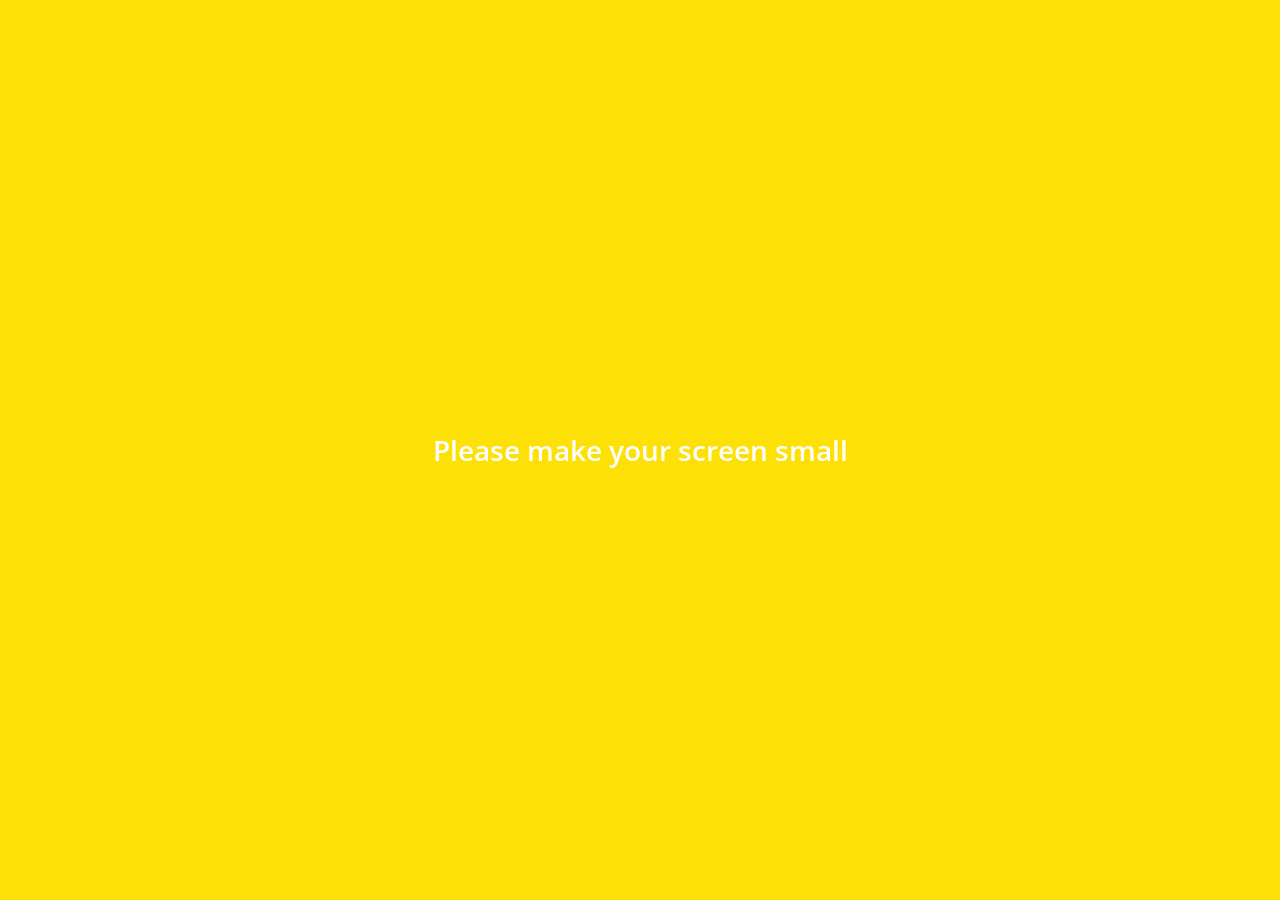
<file: index.html>
<!DOCTYPE html>
<html lang="en">
  <head>
    <meta charset="UTF-8" />
    <meta name="viewport" content="width=device-width, initial-scale=1.0" />
    <meta http-equiv="X-UA-Compatible" content="ie=edge" />
    <link
      rel="stylesheet"
      href="https://use.fontawesome.com/releases/v5.11.2/css/all.css"
      integrity="sha384-KA6wR/X5RY4zFAHpv/CnoG2UW1uogYfdnP67Uv7eULvTveboZJg0qUpmJZb5VqzN"
      crossorigin="anonymous"
    />
    <link rel="stylesheet" href="css/styles.css" />

    <!--load all styles -->
    <title>Chats | Kakao Clone</title>
  </head>
  <body>
    <div class="status-bar">
      <div class="status-bar__column">
        <span class="status-bar__clock">21:52 </span>
      </div>

      <div class="status-bar__column">
        <i class="fas fa-clock"></i>
        <i class="fas fa-volume-mute"></i>
        <i class="fas fa-wifi"></i>
        <span class="status-bar__battery-level">100%</span>
        <i class="fas fa-battery-full"></i>
      </div>
    </div>

    <header class="header">
      <div class="header__header-column">
        <h1 class="header__title">Chats</h1>
      </div>
      <div class="header__header-column">
        <span class="header__icon">
          <i class="fas fa-search"></i>
        </span>
        <span class="header__icon">
          <i class="far fa-comment"></i>
        </span>
        <span class="header__icon">
          <i class="fas fa-cog"></i>
        </span>
      </div>
    </header>

    <main class="chats">
      <ul class="chats__list">
        <li class="chats__chat chat">
          <a href="chat.html">
            <div class="chats__chat  friend friend--lg">
              <div class="friend__column">
                <img src="images/avatar.jpg" class="m-avatar friend__avatar" />
                <div class="friend__content">
                  <span class="friend__name">
                    Lynn
                  </span>
                  <span class="friend__status">
                    Going home!
                  </span>
                </div>
              </div>
              <div class="friend__column">
                <span class="chat__timestamp">
                  March 8
                </span>
              </div>
            </div>
          </a>
        </li>
      </ul>
    </main>

    <nav class="nav">
      <ul class="nav__list">
        <li class="nav__list-item">
          <a href="friends.html" class="nav__list-link">
            <i class="far fa-user"></i>
          </a>
        </li>
        <li class="nav__list-item">
          <a href="index.html" class="nav__list-link">
            <div class="nav__badge">8</div>

            <i class="fas fa-comment"></i>
          </a>
        </li>
        <li class="nav__list-item">
          <a href="find.html" class="nav__list-link">
            <i class="fas fa-search"></i>
          </a>
        </li>
        <li class="nav__list-item">
          <a href="more.html" class="nav__list-link">
            <i class="fas fa-ellipsis-h"></i>
          </a>
        </li>
      </ul>
    </nav>

    <div class="bigScreen">
      <span class="bigScreen__text">Please make your screen small</span>
    </div>
  </body>
</html>
</file>
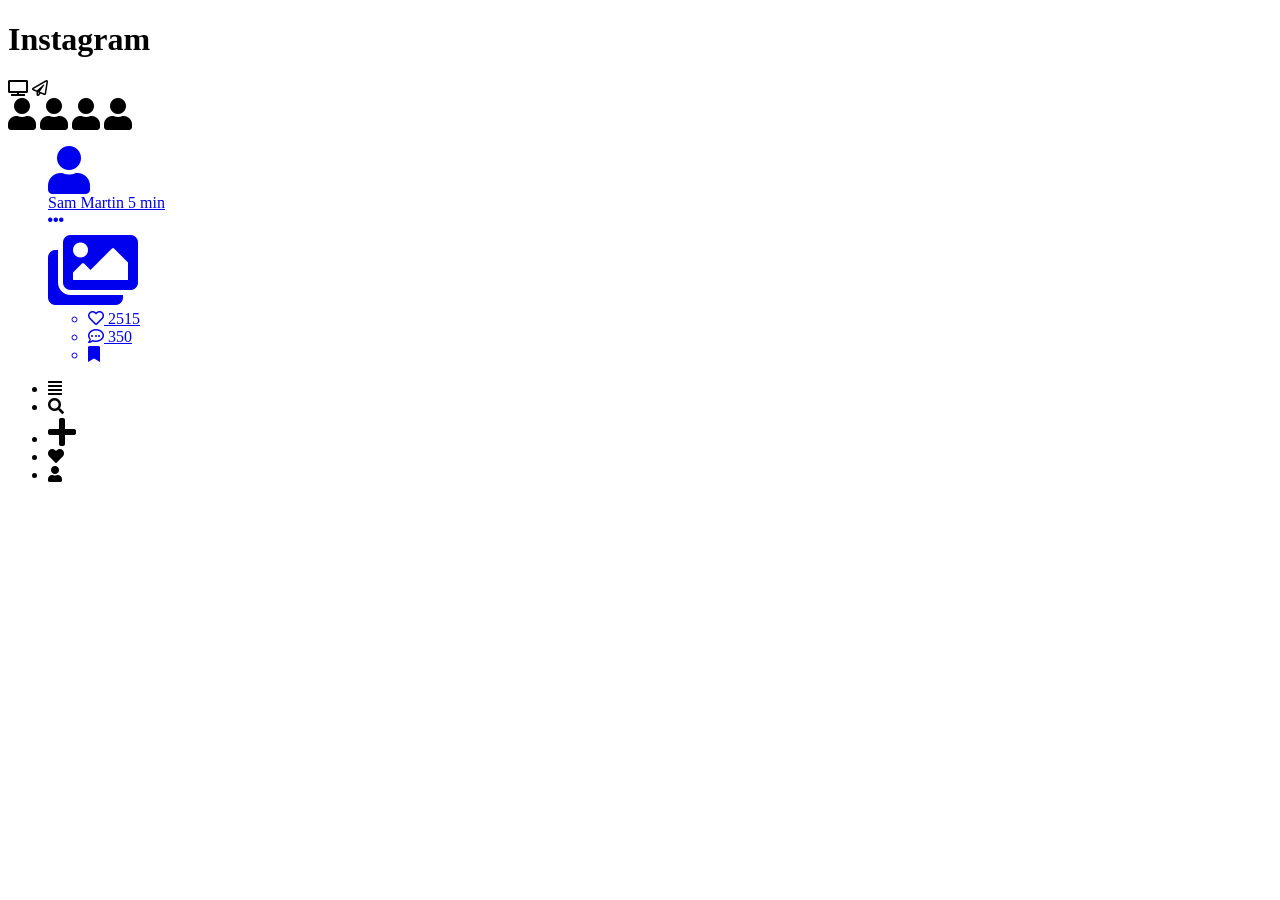
<file: Actual Challenge 1/index.html>
<!DOCTYPE html>
<html lang="en">
  <head>
    <meta charset="UTF-8" />
    <meta name="viewport" content="width=device-width, initial-scale=1.0" />
    <meta http-equiv="X-UA-Compatible" content="ie=edge" />
    <link
      rel="stylesheet"
      href="https://use.fontawesome.com/releases/v5.11.2/css/all.css"
      integrity="sha384-KA6wR/X5RY4zFAHpv/CnoG2UW1uogYfdnP67Uv7eULvTveboZJg0qUpmJZb5VqzN"
      crossorigin="anonymous"
    />

    <!--load all styles -->
    <title>Instagram | Clone</title>
  </head>

  <body>
    <header class="header">
      <div class="header__header-column">
        <h1 class="header__title">Instagram</h1>
      </div>
      <div class="header__header-column">
        <span class="header__icon">
          <i class="fas fa-tv"></i>
        </span>
        <span class="header__icon">
          <i class="far fa-paper-plane"></i>
        </span>
      </div>
    </header>

    <header class="header-friends">
      <div class="header-friends__friend">
        <span class="header-friends__icon">
          <i class="fas fa-user fa-2x"></i>
        </span>
        <span class="header-friends__icon">
          <i class="fas fa-user fa-2x"></i>
        </span>
        <span class="header-friends__icon">
          <i class="fas fa-user fa-2x"></i>
        </span>
        <span class="header-friends__icon">
          <i class="fas fa-user fa-2x"></i>
        </span>
      </div>
    </header>

    <main class="posts">
      <a href="post1.html" class="post-link">
        <ul class="posts__post">
          <header class="post-header">
            <div class="post-header__column">
              <i class="fas fa-user fa-3x"></i>
            </div>
            <div class="post-header__column">
              <span class="post-username">Sam Martin</span>
              <span class="post-timestamp">5 min</span>
            </div>
            <div class="post-header__column">
              <i class="fas fa-ellipsis-h"></i>
            </div>
          </header>
          <div class="posts-main">
            <i class="fas fa-images fa-5x"></i>
          </div>

          <ul class="post-info">
            <li class="post-info__icons">
              <i class="far fa-heart"></i>
              <span>2515</span>
            </li>
            <li class="post-info__icons">
              <i class="far fa-comment-dots"></i>
              <span>350</span>
            </li>
            <li class="post-info__icons">
              <i class="fas fa-bookmark"></i>
            </li>
          </ul>
        </ul>
      </a>
    </main>

    <nav class="nav">
      <ul class="nav__list">
        <li class="nav__list-item">
          <i class="fas fa-align-justify"></i>
        </li>
        <li class="nav__list-item">
          <i class="fas fa-search"></i>
        </li>
        <li class="nav__list-item">
          <i class="fas fa-plus fa-2x"></i>
        </li>
        <li class="nav__list-item">
          <i class="fas fa-heart"></i>
        </li>
        <li class="nav__list-item">
          <i class="fas fa-user"></i>
        </li>
      </ul>
    </nav>
  </body>
</html>
</file>
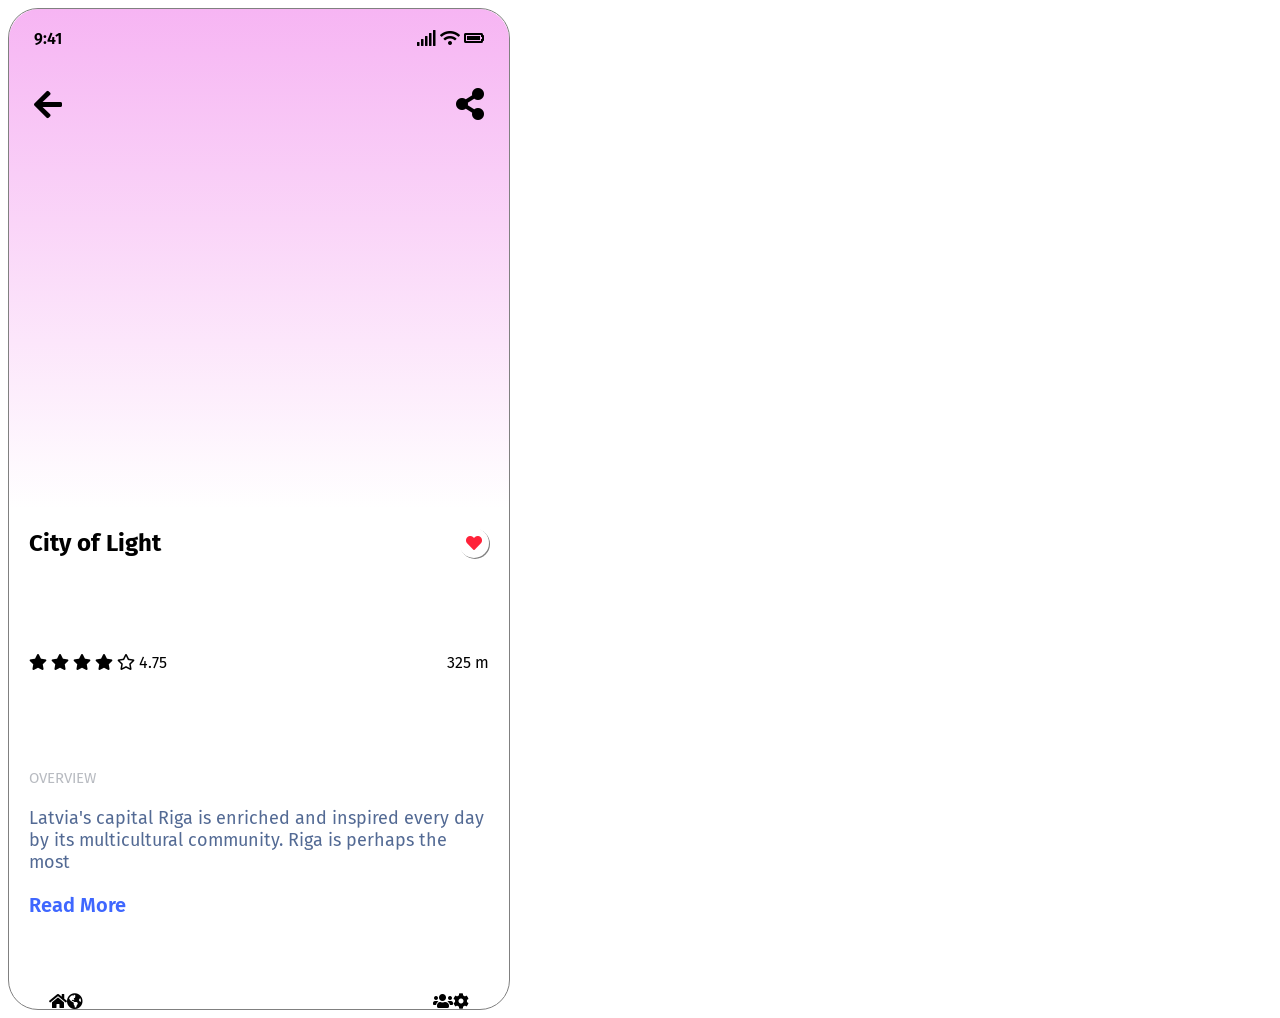
<file: Actual Challenge 5/index.html>
<!DOCTYPE html>
<html>
  <head>
    <title>Kokoa Tribe</title>
    <meta charset="UTF-8" />
    <link rel="stylesheet" href="src/styles.css" />
    <link
      rel="stylesheet"
      href="https://use.fontawesome.com/releases/v5.11.2/css/all.css"
      integrity="sha384-KA6wR/X5RY4zFAHpv/CnoG2UW1uogYfdnP67Uv7eULvTveboZJg0qUpmJZb5VqzN"
      crossorigin="anonymous"
    />
  </head>

  <body>
    <div class="mainbox">
      <div class="post post-top">
        <div class="status-bar">
          <div class="status-bar__column">
            <span class="status-bar__clock">9:41 </span>
          </div>

          <div class="status-bar__column">
            <i class="fas fa-signal"></i>
            <i class="fas fa-wifi"></i>
            <i class="fas fa-battery-full"></i>
          </div>
        </div>

        <div class="status-bar">
          <div class="status-bar__column">
            <i class="fas fa-arrow-left fa-2x"></i>
          </div>

          <div class="status-bar__column">
            <i class="fas fa-share-alt fa-2x"></i>
          </div>
        </div>
      </div>

      <div class="post post-bottom">
        <div class="post__column-left">
          <h2 class="post__title">City of Light</h2>
          <div class="circle-icon">
            <i class="fas fa-heart"></i>
          </div>
        </div>

        <div class="post__column-left">
          <span class="post__rating">
            <i class="fas fa-star"></i>
            <i class="fas fa-star"></i>
            <i class="fas fa-star"></i>
            <i class="fas fa-star"></i>
            <i class="far fa-star"></i>
            <span> 4.75 </span>
          </span>
          <span> 325 m </span>
        </div>

        <div class="post__column-left-topbottom">
          <span class="post__overview"> OVERVIEW </span>

          <span class="post__content">
            Latvia's capital Riga is enriched and inspired every day by its
            multicultural community. Riga is perhaps the most
          </span>

          <span class="post__more"> Read More </span>
        </div>

        <div class="post__column-left">
          <div class="post__column-left">
            <i class="fas fa-home"></i>
            <i class="fas fa-globe-americas"></i>
          </div>

          <div class="post__column-left">
            <i class="fas fa-users"></i>
            <i class="fas fa-cog"></i>
          </div>
        </div>
      </div>
    </div>
  </body>
</html>
</file>
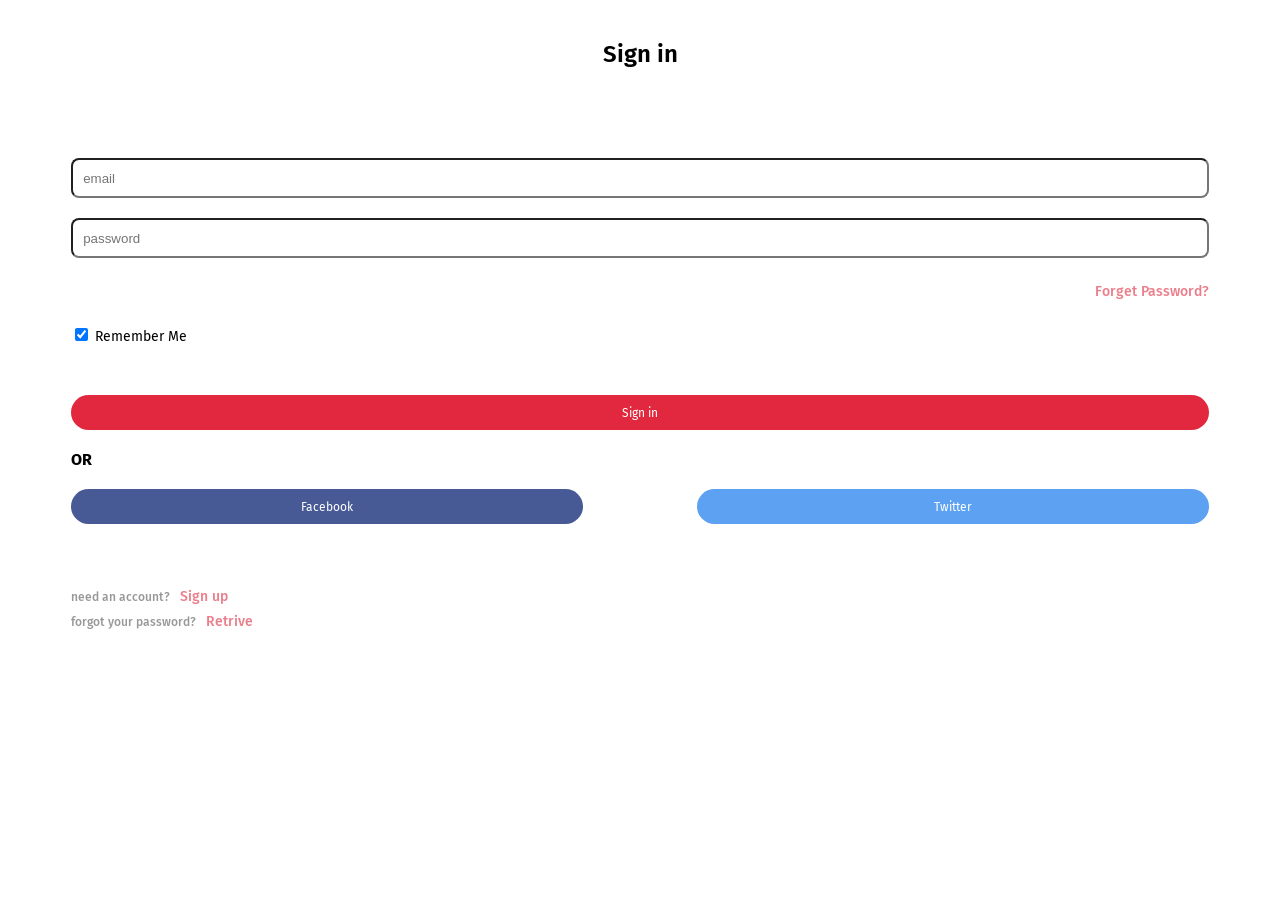
<file: Actual Challenge 3/Answer Example/index.html>
<!DOCTYPE html>
<html lang="en">
  <head>
    <meta charset="UTF-8" />
    <meta name="viewport" content="width=device-width, initial-scale=1.0" />
    <meta http-equiv="X-UA-Compatible" content="ie=edge" />
    <link
      rel="stylesheet"
      href="https://use.fontawesome.com/releases/v5.11.2/css/all.css"
      integrity="sha384-KA6wR/X5RY4zFAHpv/CnoG2UW1uogYfdnP67Uv7eULvTveboZJg0qUpmJZb5VqzN"
      crossorigin="anonymous"
    />
    <link rel="stylesheet" href="src/styles.css" />

    <!--load all styles -->
    <title>Sign in</title>
  </head>

  <header class="header">
    <div>Sign in</div>
  </header>

  <div class="sign-in__main">
    <div class="sign-in__inputbox">
      <input type="text" placeholder="email" class="chat__write-input" />
    </div>
    <div class="sign-in__inputbox">
      <input type="text" placeholder="password" class="chat__write-input" />
    </div>

    <span>Forget Password? </span>

    <div class="sign-in__checkbox">
      <input type="checkbox" checked class="chat__checkbox" /> Remember Me
    </div>
  </div>

  <div class="sign-in__buttons">
    <div class="sign-in-button">Sign in</div>

    <div class="sign-in__or">
      OR
    </div>
    <div class="sign-in__column">
      <div class=" sign-in-facebook">Facebook</div>
      <div class=" sign-in-twitter">Twitter</div>
    </div>
  </div>

  <div class="sign-in__bottom">
    <div class="bottom__column">
      <span class="question"> need an account? </span>
      <span class="link"> Sign up</span>
    </div>
    <div class="bottom__column">
      <span class="question"> forgot your password? </span>
      <span class="link"> Retrive</span>
    </div>
  </div>
</html>
</file>
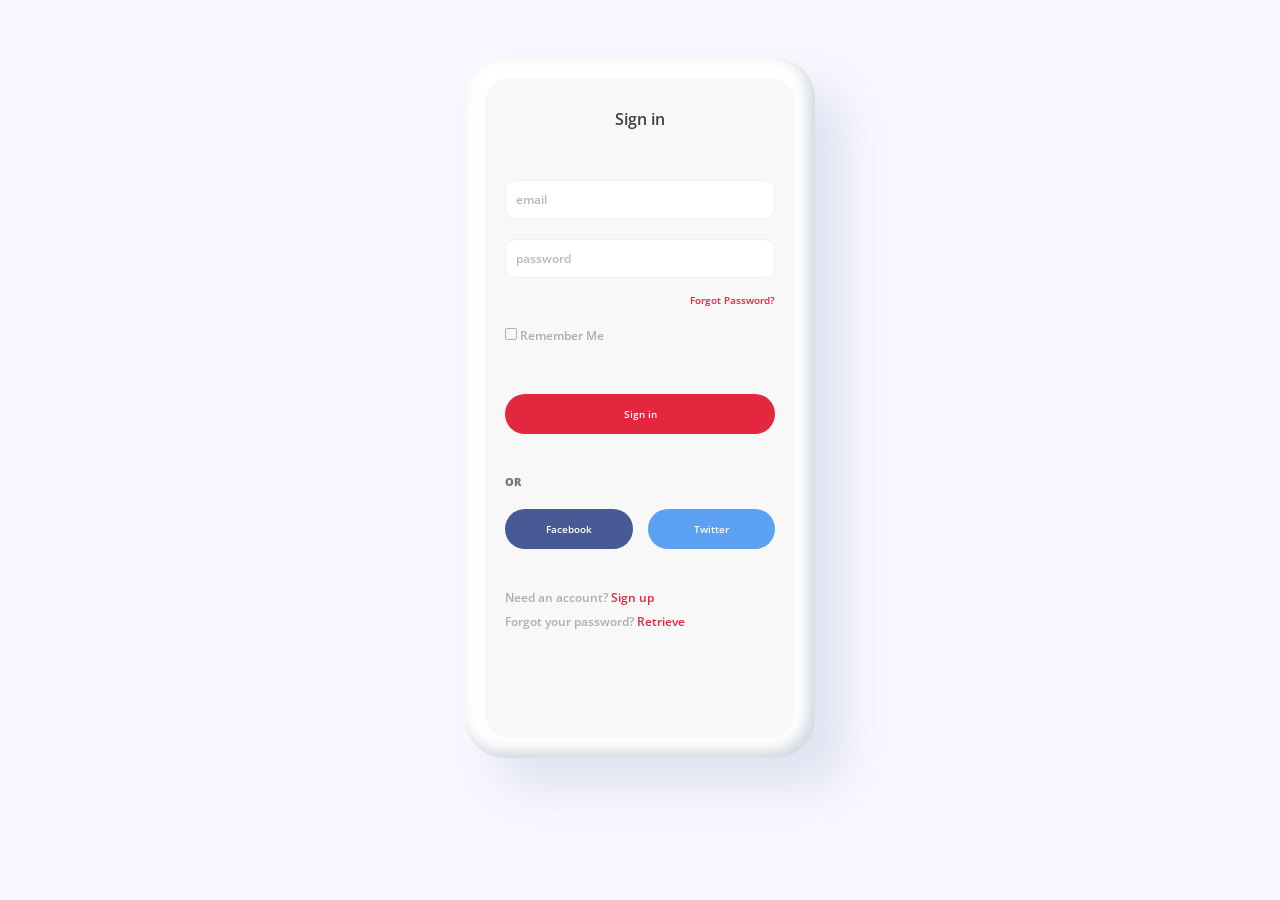
<file: Actual Challenge 4/Answer Example/index.html>
<!DOCTYPE html>
<html>
  <head>
    <title>Kokoa Tribe</title>
    <meta charset="UTF-8" />
    <link
      rel="stylesheet"
      href="https://use.fontawesome.com/releases/v5.8.1/css/all.css"
    />
    <link rel="stylesheet" href="src/styles.css" />
  </head>

  <body>
    <div class="phone">
      <div class="screen">
        <header class="header">
          <h1 class="header__title">Sign in</h1>
        </header>
        <form class="form">
          <input type="email" placeholder="Email" class="form__input" />
          <input type="password" placeholder="Password" class="form__input" />
          <a href="#" class="form__link">Forgot Password?</a>
          <div class="form__remember">
            <input id="remember" type="checkbox" class="form__checkbox" />
            <label for="remember" class="form__label">Remember Me</label>
          </div>
          <button class="form__submit btn">Sign in</button>
        </form>
        <div class="social">
          <h4 class="social__title">or</h4>
          <div class="social__buttons">
            <a href="#" class="social__btn btn">Facebook</a>
            <a href="#" class="social__btn btn">Twitter</a>
          </div>
        </div>
        <div class="links">
          <div class="links__link">
            Need an account? <a href="#">Sign up</a>
          </div>
          <div class="links__link">
            Forgot your password? <a href="#">Retrieve</a>
          </div>
        </div>
      </div>
    </div>
  </body>
</html>
</file>
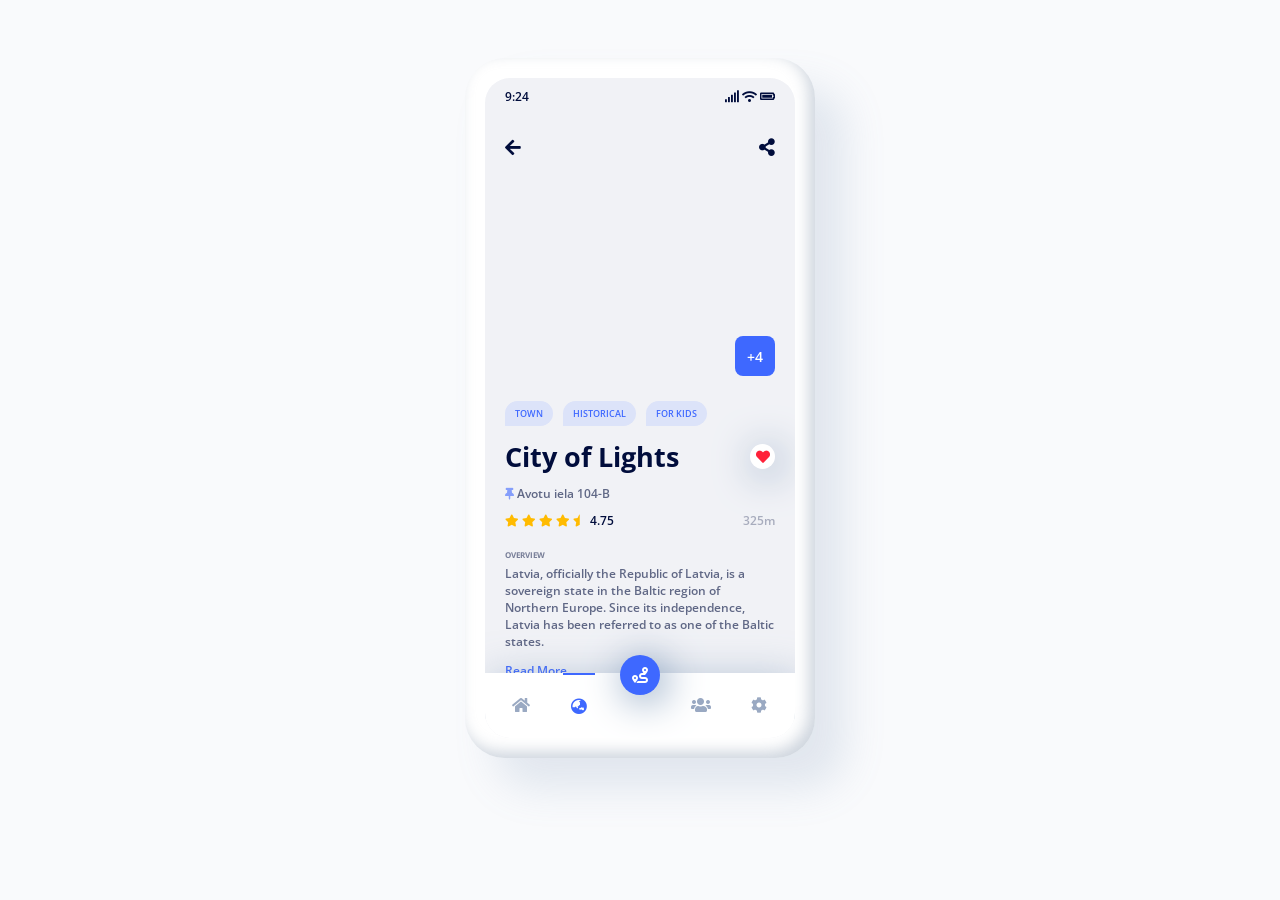
<file: Actual Challenge 5/Answer Example/index.html>
<!DOCTYPE html>
<html lang="en">
  <head>
    <title>Kokoa Tribe</title>
    <meta charset="UTF-8" />
    <link
      rel="stylesheet"
      href="https://use.fontawesome.com/releases/v5.8.1/css/all.css"
    />
    <link rel="stylesheet" href="src/styles.css" />
  </head>

  <body>
    <div class="phone">
      <div class="screen">
        <div class="status-bar">
          <span class="status-bar__time">9:24</span>
          <div class="status-bar__icons">
            <i class="fas fa-signal"></i>
            <i class="fas fa-wifi"></i>
            <i class="fas fa-battery-full"></i>
          </div>
        </div>
        <header class="header">
          <div class="header__top">
            <i class="fas fa-arrow-left"></i>
            <i class="fas fa-share-alt"></i>
          </div>
          <ul class="header__photos">
            <li class="header__photo"></li>
            <li class="header__photo"></li>
            <li class="header__photo"></li>
            <li class="header__photo">
              <span>+4</span>
            </li>
          </ul>
          <ul class="header__tags">
            <li class="header__tag">
              Town
            </li>
            <li class="header__tag">
              Historical
            </li>
            <li class="header__tag">
              For Kids
            </li>
          </ul>
          <div class="header__title-wrapper">
            <h2 class="header__title">City of Lights</h2>
            <span class="header__heart">
              <i class="fas fa-heart"></i>
            </span>
          </div>
          <span class="header__location">
            <i class="fas fa-thumbtack"></i> Avotu iela 104-B
          </span>
          <div class="header__ratings-wrapper ratings">
            <div class="ratings__column">
              <i class="fas fa-star"></i>
              <i class="fas fa-star"></i>
              <i class="fas fa-star"></i>
              <i class="fas fa-star"></i>
              <i class="fas fa-star-half"></i>
              <span class="ratings__average">4.75</span>
            </div>
            <span class="ratings__distance">325m</span>
          </div>
        </header>
        <main class="overview">
          <h5 class="overview__title">Overview</h5>
          <p class="overview__text">
            Latvia, officially the Republic of Latvia, is a sovereign state in
            the Baltic region of Northern Europe. Since its independence, Latvia
            has been referred to as one of the Baltic states.
          </p>
          <a href="#" class="overview__link">Read More</a>
        </main>
        <nav class="tab-bar">
          <ul class="tab-bar__list">
            <li class="tab-bar__tab"><i class="fas fa-home"></i></li>
            <li class="tab-bar__tab"><i class="fas fa-globe-asia"></i></li>
            <li class="tab-bar__tab"><i class="fas fa-route"></i></li>
            <li class="tab-bar__tab"><i class="fas fa-users"></i></li>
            <li class="tab-bar__tab"><i class="fas fa-cog"></i></li>
          </ul>
        </nav>
      </div>
    </div>
  </body>
</html>
</file>
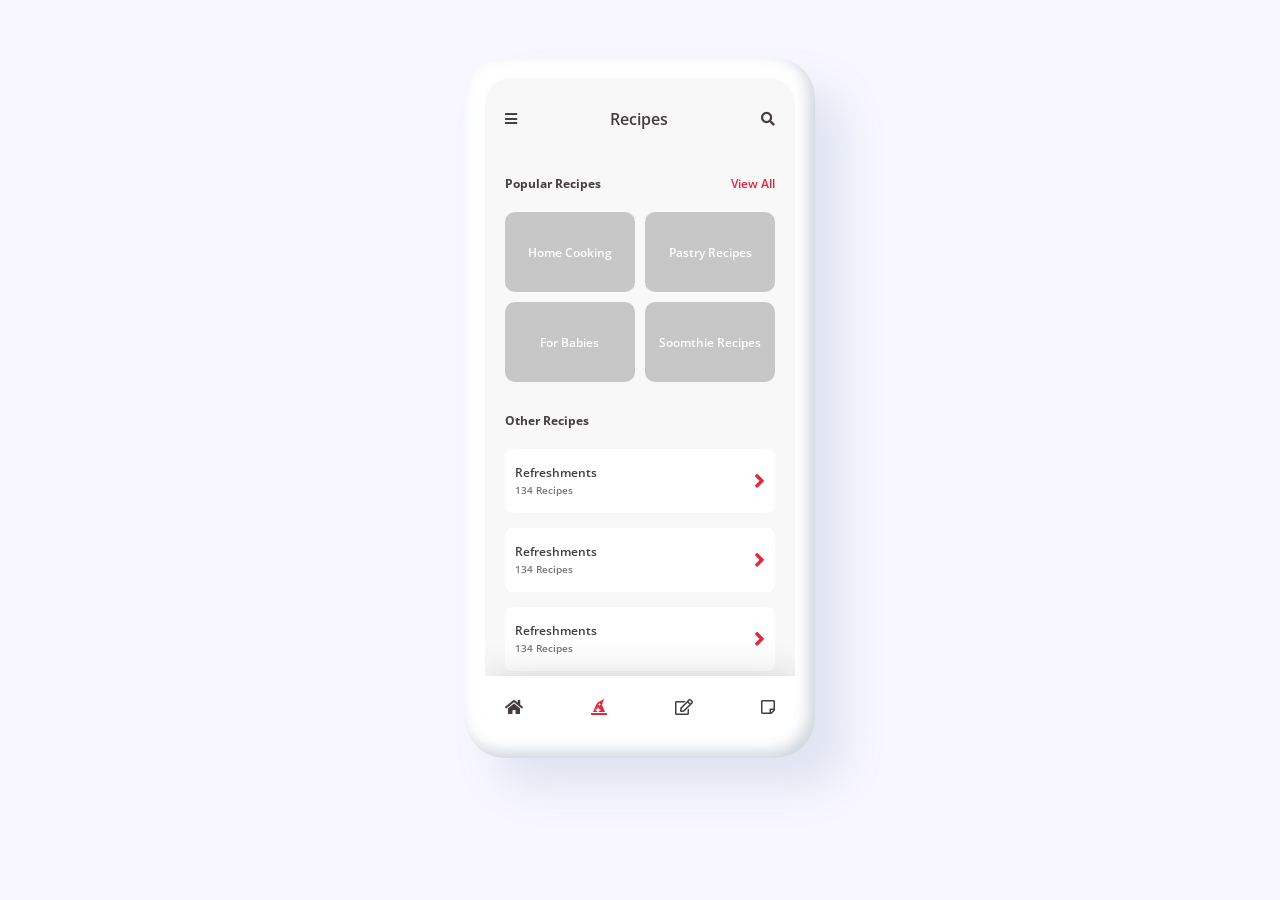
<file: Actual Challenge 6/Answer Example/index.html>
<!DOCTYPE html>
<html lang="en">
  <head>
    <title>Kokoa Tribe</title>
    <meta charset="UTF-8" />
    <link
      rel="stylesheet"
      href="https://use.fontawesome.com/releases/v5.8.1/css/all.css"
    />
    <link rel="stylesheet" href="src/styles.css" />
  </head>

  <body>
    <div class="phone">
      <div class="screen">
        <header class="header">
          <i class="fas fa-bars"></i>
          <h1 class="header__title">Recipes</h1>
          <i class="fas fa-search"></i>
        </header>
        <main class="recipes">
          <section class="recipe__list list">
            <div class="list__title-wrapper">
              <h5 class="list__title">Popular Recipes</h5>
              <a href="#" class="list__link">View All</a>
            </div>
            <ul class="list__grid">
              <li class="list__grid-item">Home Cooking</li>
              <li class="list__grid-item">Pastry Recipes</li>
              <li class="list__grid-item">For Babies</li>
              <li class="list__grid-item">Soomthie Recipes</li>
            </ul>
          </section>
          <section class="recipe__list">
            <div class="list__title-wrapper">
              <h5 class="list__title">Other Recipes</h5>
            </div>
            <ul class="list__cards">
              <li class="list__card card">
                <div class="card__column">
                  <span class="card__title">Refreshments</span>
                  <span class="card__count">134 Recipes</span>
                </div>
                <i class="fas fa-angle-right"></i>
              </li>
              <li class="list__card card">
                <div class="card__column">
                  <span class="card__title">Refreshments</span>
                  <span class="card__count">134 Recipes</span>
                </div>
                <i class="fas fa-angle-right"></i>
              </li>
              <li class="list__card card">
                <div class="card__column">
                  <span class="card__title">Refreshments</span>
                  <span class="card__count">134 Recipes</span>
                </div>
                <i class="fas fa-angle-right"></i>
              </li>
              <li class="list__card card">
                <div class="card__column">
                  <span class="card__title">Refreshments</span>
                  <span class="card__count">134 Recipes</span>
                </div>
                <i class="fas fa-angle-right"></i>
              </li>
            </ul>
          </section>
        </main>
        <nav class="nav">
          <ul class="nav__icons">
            <li class="nav__icon">
              <i class="fas fa-home"></i>
            </li>
            <li class="nav__icon">
              <i class="fas fa-hat-wizard"></i>
            </li>
            <li class="nav__icon">
              <i class="far fa-edit"></i>
            </li>
            <li class="nav__icon">
              <i class="far fa-sticky-note"></i>
            </li>
          </ul>
        </nav>
      </div>
    </div>
  </body>
</html>
</file>
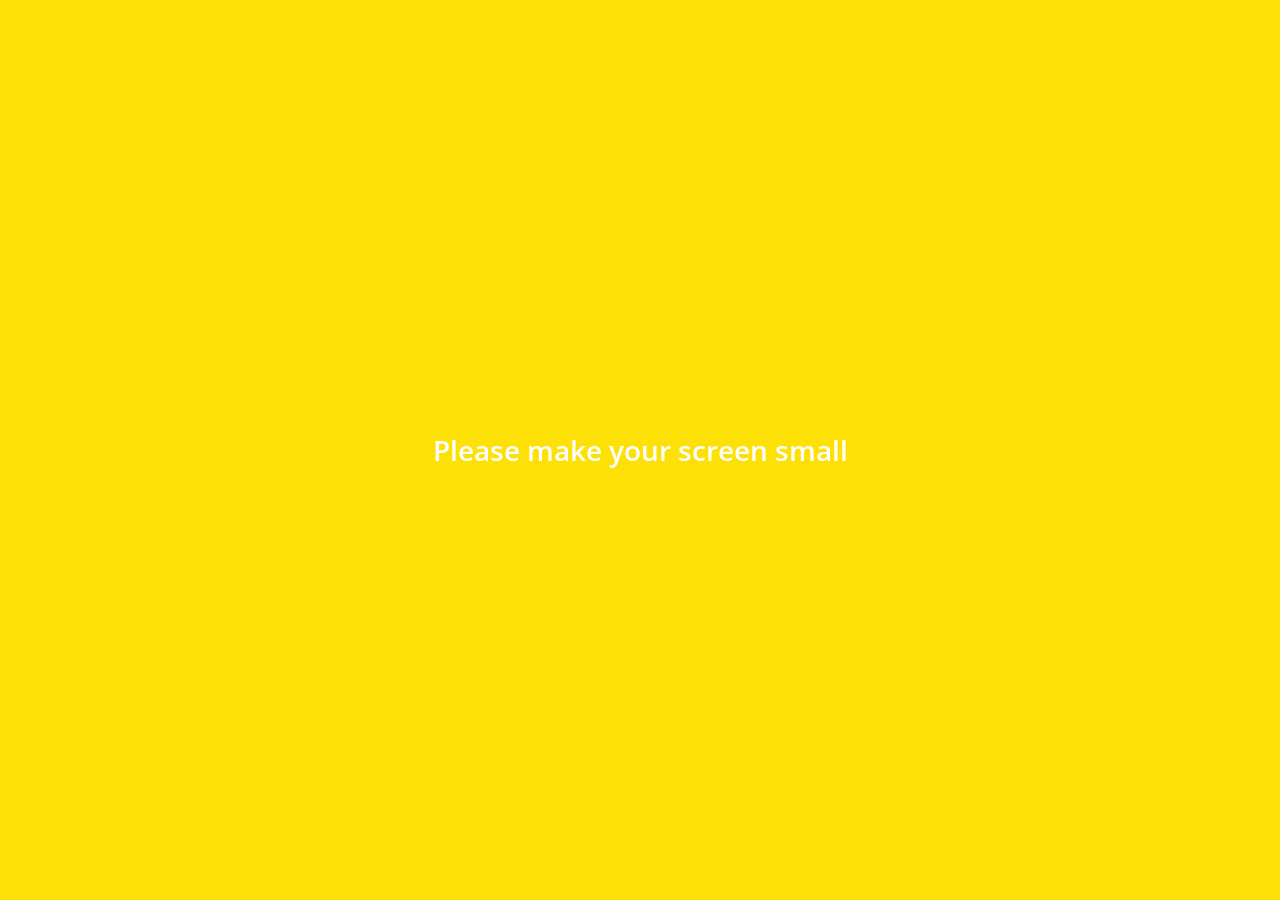
<file: chat.html>
<!DOCTYPE html>
<html lang="en">
  <head>
    <meta charset="UTF-8" />
    <meta name="viewport" content="width=device-width, initial-scale=1.0" />
    <meta http-equiv="X-UA-Compatible" content="ie=edge" />
    <link
      rel="stylesheet"
      href="https://use.fontawesome.com/releases/v5.11.2/css/all.css"
      integrity="sha384-KA6wR/X5RY4zFAHpv/CnoG2UW1uogYfdnP67Uv7eULvTveboZJg0qUpmJZb5VqzN"
      crossorigin="anonymous"
    />
    <link rel="stylesheet" href="css/styles.css" />

    <!--load all styles -->
    <title>Chat | Kakao Clone</title>
  </head>
  <body class="chats-body">
    <div class="header-wrapper">
      <div class="status-bar">
        <div class="status-bar__column">
          <span class="status-bar__clock">21:52 </span>
        </div>

        <div class="status-bar__column">
          <i class="fas fa-clock"></i>
          <i class="fas fa-volume-mute"></i>
          <i class="fas fa-wifi"></i>
          <span class="status-bar__battery-level">100%</span>
          <i class="fas fa-battery-full"></i>
        </div>
      </div>

      <header class="header">
        <div class="header__header-column">
          <a href="index.html" class="header__back-btn">
            <i class="fas fa-arrow-left"></i>
          </a>
          <h1 class="header__title">Best Friend</h1>
        </div>
        <div class="header__header-column">
          <span class="header__icon">
            <i class="fas fa-search"></i>
          </span>
          <span class="header__icon">
            <i class="fas fa-bars"></i>
          </span>
        </div>
      </header>
    </div>
    <main class="chat-screen">
      <ul class="chat__messages">
        <span class="chat__timestamp">Monday, Jan 11, 2019</span>
        <li class="incoming-message message">
          <img src="images/avatar.jpg" class="m-avatar message__avatar" />
          <div class="message__content">
            <span class="message__bubble">Congrats I love you!</span>
            <span class="message__author">Best friend</span>
          </div>
        </li>

        <li class="sent-message message">
          <div class="message__content">
            <span class="message__bubble">I love you too!</span>
          </div>
        </li>

        <li class="incoming-message message">
          <img src="images/avatar.jpg" class="m-avatar message__avatar" />
          <div class="message__content">
            <span class="message__bubble">Congrats I love you!</span>
            <span class="message__author">Best friend</span>
          </div>
        </li>

        <li class="sent-message message">
          <div class="message__content">
            <span class="message__bubble">I love you too!</span>
          </div>
        </li>

        <li class="incoming-message message">
          <img src="images/avatar.jpg" class="m-avatar message__avatar" />
          <div class="message__content">
            <span class="message__bubble">Congrats I love you!</span>
            <span class="message__author">Best friend</span>
          </div>
        </li>

        <li class="sent-message message">
          <div class="message__content">
            <span class="message__bubble">I love you too!</span>
          </div>
        </li>
      </ul>
    </main>

    <div class="chat__write--container">
      <input type="text" placeholder="Send message" class="chat__write" />
      <div class="chat__icon-left chat__icon">
        <i class="far fa-plus-square"></i>
      </div>

      <div class="chat__icon-right chat__icon">
        <span class="chat__write-icon ">
          <i class="far fa-smile-wink"></i>
        </span>
        <span class="chat__write-icon ">
          <i class="fas fa-microphone"></i>
        </span>
      </div>
    </div>

    <div class="bigScreen">
      <span class="bigScreen__text">Please make your screen small</span>
    </div>
  </body>
</html>
</file>
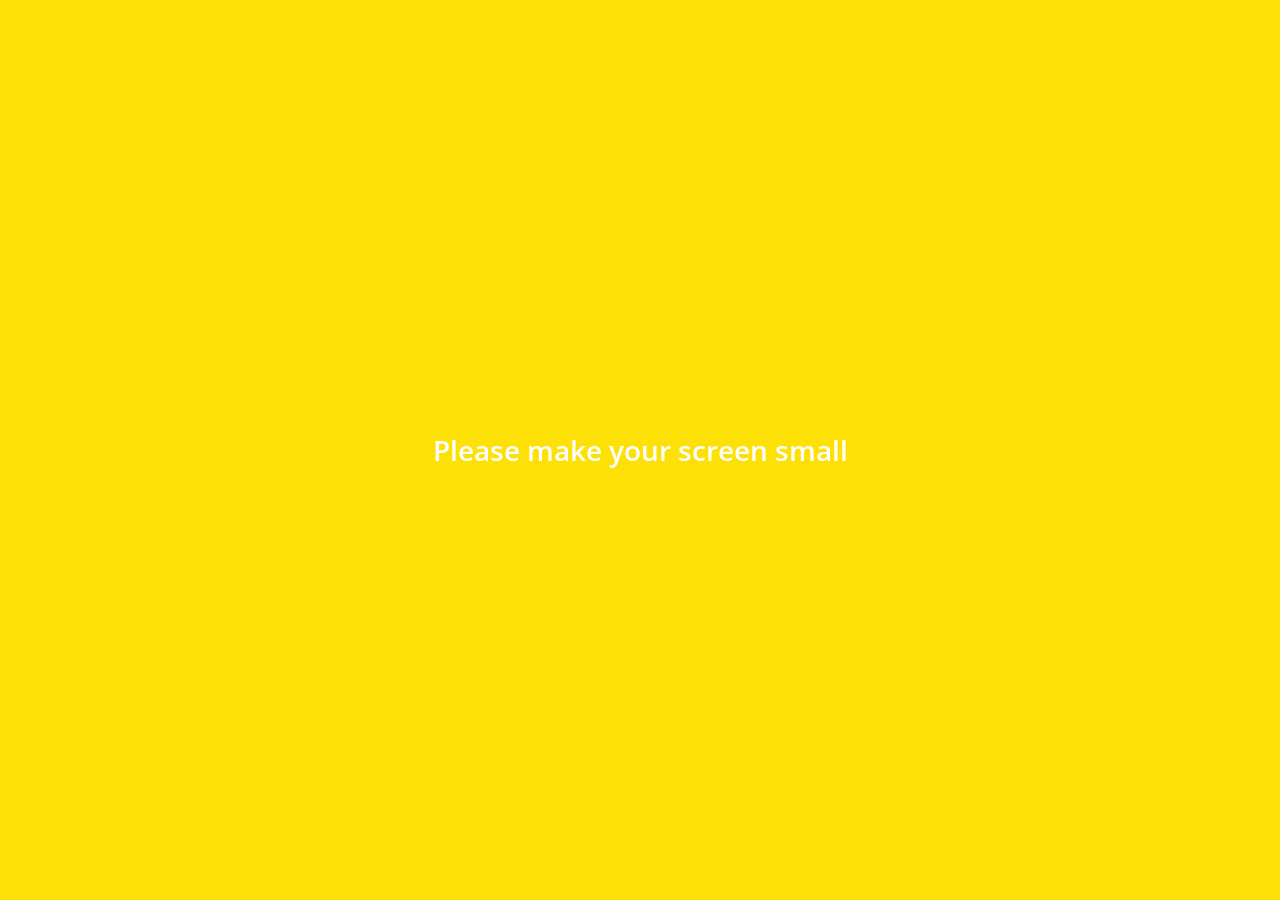
<file: find.html>
<!DOCTYPE html>
<html lang="en">
  <head>
    <meta charset="UTF-8" />
    <meta name="viewport" content="width=device-width, initial-scale=1.0" />
    <meta http-equiv="X-UA-Compatible" content="ie=edge" />
    <link
      rel="stylesheet"
      href="https://use.fontawesome.com/releases/v5.11.2/css/all.css"
      integrity="sha384-KA6wR/X5RY4zFAHpv/CnoG2UW1uogYfdnP67Uv7eULvTveboZJg0qUpmJZb5VqzN"
      crossorigin="anonymous"
    />
    <link rel="stylesheet" href="css/styles.css" />

    <!--load all styles -->
    <title>Find | Kakao Clone</title>
  </head>
  <body>
    <div class="status-bar">
      <div class="status-bar__column">
        <span class="status-bar__clock">21:52 </span>
      </div>

      <div class="status-bar__column">
        <i class="fas fa-clock"></i>
        <i class="fas fa-volume-mute"></i>
        <i class="fas fa-wifi"></i>
        <span class="status-bar__battery-level">100%</span>
        <i class="fas fa-battery-full"></i>
      </div>
    </div>

    <header class="header">
      <div class="header__header-column">
        <h1 class="header__title">Find</h1>
      </div>
      <div class="header__header-column">
        <span class="header__icon">
          <i class="fas fa-search"></i>
        </span>
        <span class="header__icon">
          <i class="fas fa-cog"></i>
        </span>
      </div>
    </header>

    <main class="find">
      <header class="find__header">
        <ul class="find__header-list">
          <li class="find__header-btn header-btn">
            <span class="header-btn__icon">
              <i class="fas fa-qrcode fa-2x"></i>
            </span>
            <span class="header-btn__title"> QR Code </span>
          </li>
        </ul>
        <ul class="find__header-list">
          <li class="find__header-btn header-btn">
            <span class="header-btn__icon">
              <i class="fas fa-user-plus fa-2x"></i>
            </span>
            <span class="header-btn__title"> Add by Contacts </span>
          </li>
        </ul>
        <ul class="find__header-list">
          <li class="find__header-btn header-btn">
            <span class="header-btn__icon">
              <i class="fas fa-passport fa-2x"></i>
            </span>
            <span class="header-btn__title"> ID </span>
          </li>
        </ul>
        <ul class="find__header-list">
          <li class="find__header-btn header-btn">
            <span class="header-btn__icon">
              <i class="far fa-envelope fa-2x"></i>
            </span>
            <span class="header-btn__title"> Invite </span>
          </li>
        </ul>
      </header>

      <ul class="find__recommended">
        <h5 class="find__title">Recommended Friends</h5>
        <li class="find__friend  friend">
          <div class="friend__column">
            <img src="images/avatar.jpg" class="friend__avatar" />
            <div class="friend__content">
              <span class="friend__name">
                Nicolas Serrano
              </span>
            </div>
          </div>
          <div class="friend__column">
            <div class="friend__add-btn">
              <i class="fas fa-user-plus"></i>
            </div>
          </div>
        </li>
      </ul>
    </main>

    <nav class="nav">
      <ul class="nav__list">
        <li class="nav__list-item">
          <a href="friends.html" class="nav__list-link">
            <i class="far fa-user"></i>
          </a>
        </li>
        <li class="nav__list-item">
          <a href="index.html" class="nav__list-link">
            <i class="far fa-comment"></i>
          </a>
        </li>
        <li class="nav__list-item">
          <a href="find.html" class="nav__list-link">
            <i class="fas fa-search"></i>
          </a>
        </li>
        <li class="nav__list-item">
          <a href="more.html" class="nav__list-link">
            <i class="fas fa-ellipsis-h"></i>
          </a>
        </li>
      </ul>
    </nav>

    <div class="bigScreen">
      <span class="bigScreen__text">Please make your screen small</span>
    </div>
  </body>
</html>
</file>
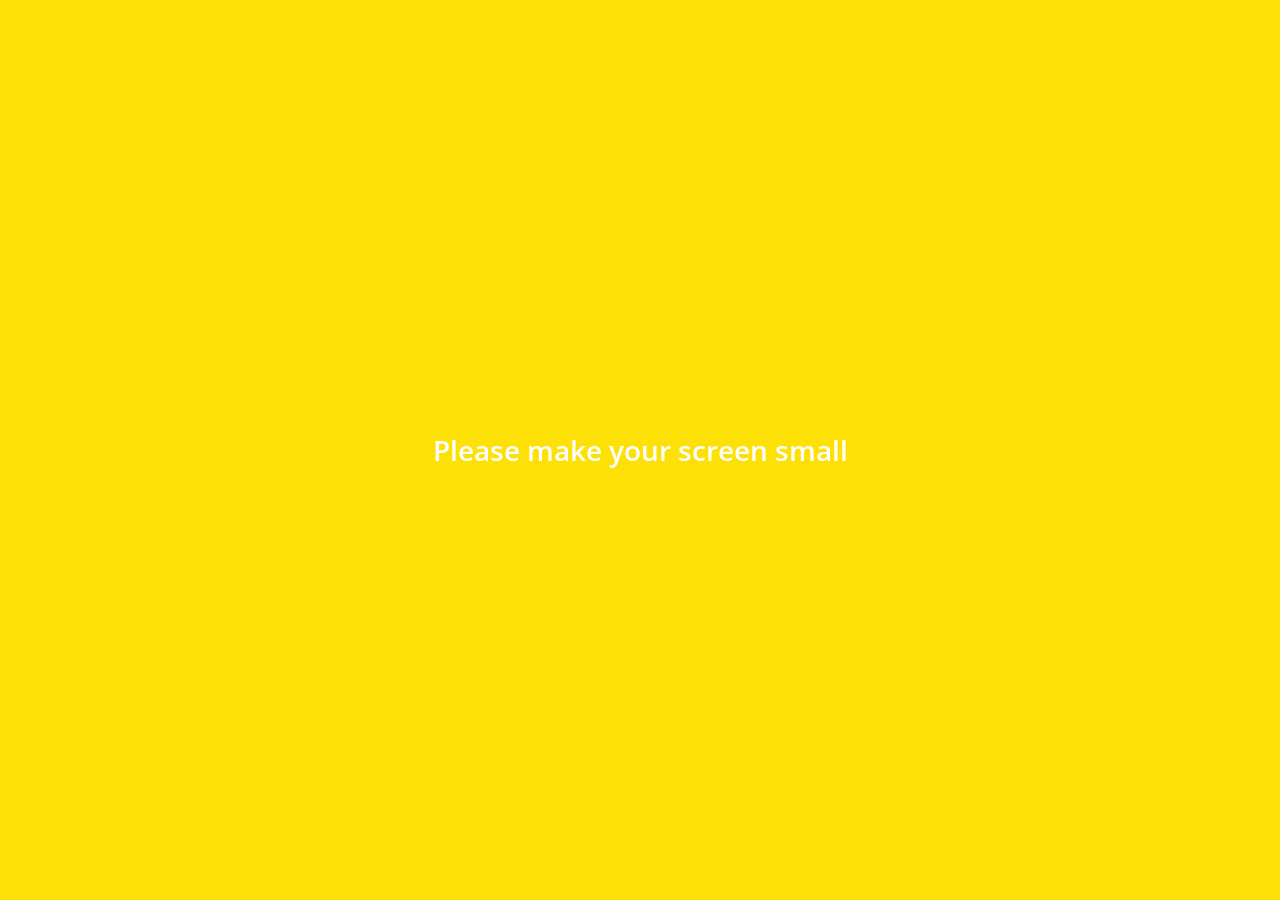
<file: friends.html>
<!DOCTYPE html>
<html lang="en">
  <head>
    <meta charset="UTF-8" />
    <meta name="viewport" content="width=device-width, initial-scale=1.0" />
    <meta http-equiv="X-UA-Compatible" content="ie=edge" />
    <link
      rel="stylesheet"
      href="https://use.fontawesome.com/releases/v5.11.2/css/all.css"
      integrity="sha384-KA6wR/X5RY4zFAHpv/CnoG2UW1uogYfdnP67Uv7eULvTveboZJg0qUpmJZb5VqzN"
      crossorigin="anonymous"
    />
    <link rel="stylesheet" href="css/styles.css" />

    <!--load all styles -->
    <title>Friends | Kakao Clone</title>
  </head>
  <body>
    <div class="status-bar">
      <div class="status-bar__column">
        <span class="status-bar__clock">21:52 </span>
      </div>

      <div class="status-bar__column">
        <i class="fas fa-clock"></i>
        <i class="fas fa-volume-mute"></i>
        <i class="fas fa-wifi"></i>
        <span class="status-bar__battery-level">100%</span>
        <i class="fas fa-battery-full"></i>
      </div>
    </div>

    <header class="header">
      <div class="header__header-column">
        <h1 class="header__title">Friends</h1>
      </div>
      <div class="header__header-column">
        <span class="header__icon">
          <i class="fas fa-search"></i>
        </span>
        <span class="header__icon">
          <i class="fas fa-cog"></i>
        </span>
      </div>
    </header>

    <main class="friends">
      <header class="friends__header">
        <div class="friends__friend  friend">
          <div class="friend__column">
            <img src="images/avatar.jpg" class="g-avatar friend__avatar" />
            <div class="friend__content">
              <span class="friend__name">
                Nicolas Serrano
              </span>
              <span class="friend__status">
                nomadcoders.co
              </span>
            </div>
          </div>
        </div>
      </header>

      <div class="friends__plus">
        <h5 class="friends__title">Plus friend</h5>
        <div class="friend__column">
          <div class="friends__friend  friend">
            <img src="images/avatar.jpg" class="friend__avatar" />
            <div class="friend__content">
              <span class="friend__name">
                Nicolas Serrano
              </span>
              nomadcoders.co
            </div>
          </div>
        </div>
      </div>

      <ul class="friends__list">
        <h5 class="friends__title">Friends 14</h5>
        <li class="friends__friend  friend">
          <div class="friend__column">
            <img src="images/avatar.jpg" class="friend__avatar" />
            <div class="friend__content">
              <span class="friend__name">
                Nicolas Serrano
              </span>
              <span class="friend__status">
                nomadcoders.co
              </span>
            </div>
          </div>
          <div class="friend__column">
            <div class="friend__now-listening">
              <span>
                FTISLAND(Ft. IU)
                <i class="fas fa-play"></i>
              </span>
            </div>
          </div>
        </li>
      </ul>
    </main>

    <nav class="nav">
      <ul class="nav__list">
        <li class="nav__list-item">
          <a href="friends.html" class="nav__list-link">
            <i class="fas fa-user"></i>
          </a>
        </li>
        <li class="nav__list-item">
          <a href="index.html" class="nav__list-link">
            <i class="far fa-comment"></i>
          </a>
        </li>
        <li class="nav__list-item">
          <a href="find.html" class="nav__list-link">
            <i class="fas fa-search"></i>
          </a>
        </li>
        <li class="nav__list-item">
          <a href="more.html" class="nav__list-link">
            <i class="fas fa-ellipsis-h"></i>
          </a>
        </li>
      </ul>
    </nav>

    <div class="bigScreen">
      <span class="bigScreen__text">Please make your screen small</span>
    </div>
  </body>
</html>
</file>
<file: css/styles.css>
@import "reset.css";
@import url("https://fonts.googleapis.com/css?family=Open+Sans:300,400,600,700&display=swap");
@import "status-bar.css";
@import "header.css";
@import "nav-bar.css";
@import "friend.css";
@import "friends.css";
@import "find.css";
@import "more.css";
@import "settings.css";
@import "chat.css";
@import "mobile.css";

* {
  box-sizing: border-box;
}

body {
  background-color: white;
  padding: 10px 20px;
  color: #020202;
  font-family: "Open Sans";
}

a {
  color: inherit;
  text-decoration: none;
}

@keyframes fadeIn {
  from {
    opacity: 0;
    transform: translateY(50px);
  }
  to {
    opacity: 1;
    transform: none;
  }
}

main {
  animation: fadeIn 0.5s ease-in-out;
}
</file>
<file: Actual Challenge 5/src/styles.css>
@import url("https://fonts.googleapis.com/css?family=Fira+Sans:400,600,700|Noto+Serif&display=swap");

body {
  font-family: "Fira Sans";
}

.status-bar {
  display: flex;
  justify-content: space-between;
  margin: 8% 5%;
  font-weight: 600;
  margin-top: 20px;
  width: 90%;
}

.mainbox {
  display: flex;
  border: 1px solid gray ;
  flex-direction: column;
  justify-content: space-around;
  align-items: center;
  width: 500px;
  height: 1000px;
  border-radius: 30px;
}

.post-top {
  width: 100%;
  height: 50%;
  background-image:
  linear-gradient(to bottom, rgba(238, 113, 232, 0.52),white), 
    url("https://img.theculturetrip.com/1024x574/smart/wp-content/uploads/2016/08/greece-997731_1920.jpg");
  border-radius: 30px 30px 0px 0px;
  margin:0px
  display: flex;
  flex-direction: column;
  justify-content: space-between;
}


.post-bottom {
    width: 100%;
    height: 50%;
    border-radius: 30px;
    margin:0px;
    display: flex;
    flex-direction: column;
    justify-content: space-between;
    }
  



  
.post .post__pic {
  margin: 25px auto;
}

.post .circle-icon{
  border-radius: 50%;
  color: #FF2239;
  width: 30px;
  height: 30px;
  box-shadow: 1px 1px gray;
  display: flex;
  align-items: center;
  justify-content: center;
}

.post .post__overview {
  color: #b8bbc1;
  font-size: 15px;
  margin-right: auto;
  margin-top: 20px;
  margin-bottom: 20px;
}

.post .post__content {
  color: #536A94;
  font-size: 18px;
}



.post .post__more {
  color: #3F67FF;
  font-size: 20px;
  font-weight: 600;
  margin-right: auto;
  margin-top: 20px;
}

.post .post__column-left {
  display: flex;
  justify-content: space-between;
  align-items: center;
  margin-left: 20px;
  margin-right: 20px;
}

.post .post__column-left-topbottom {
  display: flex;
  justify-content: space-between;
  align-items: center;
  margin-left: 20px;
  margin-right: 20px;
  flex-direction: column;
}


.post .post__column-center {
  display: flex;
  flex-direction: column;
  justify-content: space-between;
  align-items: center;
}


.post__userpic {
  width: 120px;
  bottom: -60px;
  left: 50%;
  margin-left: -60px;
  position: absolute;
  z-index: 2;
  border: 3px solid white;
  border-radius: 50%;
}

.post__userpic img {
  width: 100%;
  height: 100%;
  object-fit: cover;
  border-radius: 50%;
}

.post__icon-normal {
  background-color: #6a75ff;
  color: #eaecff;
  width: 200px;
  height: 60px;
  display: flex;
  align-items: center;
  justify-content: center;
  border-radius: 5px;
  margin-bottom: 25px;
}

.post__icon-reverse {
  color: #6a75ff;
  background-color: #eaecff;
  width: 200px;
  height: 60px;
  display: flex;
  align-items: center;
  justify-content: center;
  border-radius: 5px;
  margin-bottom: 25px;
}

.post__icon-content {
  font-weight: 600;
  font-size: 20px;
}
</file>
<file: Actual Challenge 3/Answer Example/src/styles.css>
@import url("https://fonts.googleapis.com/css?family=Fira+Sans:400,500,600,700|Noto+Serif&display=swap");

* {
  box-sizing: border-box;
}

body {
  font-family: "Fira Sans";
}

.header {
  font-size: 24px;
  font-weight: 600;
  align-items: center;
  justify-content: center;
  display: flex;
  margin-top: 40px;
  margin-bottom: 80px;
}

.header .div {
  width: 100%;
  height: 40px;
}

.sign-in__main {
  display: flex;
  flex-direction: column;
  justify-content: center;
  align-items: center;
  margin-bottom: 50px;
}

.sign-in__inputbox {
  width: 100%;
}
.sign-in__main span {
  margin: 15px 5% 25px auto;
  margin-left: auto;
  color: #eb7e8a;
  font-weight: 500;
  font-size: 14px;
}

.sign-in__main .chat__write-input {
  width: 90%;
  margin: 10px 5%;
  height: 40px;
  border-radius: 8px;
  padding: 10px;
}

.sign-in__main .sign-in__checkbox {
  margin-right: auto;
  border-radius: 8px;
  margin-left: 5%;
  font-size: 14px;
}

.sign-in__buttons {
  width: 100%;
  display: flex;
  flex-direction: column;
  align-items: center;
  justify-content: center;
  font-size: 18px;
}

.sign-in-button {
  width: 90%;
  margin-left: 5%;
  margin-right: 5%;
  border-radius: 60px;
  height: 35px;
  display: flex;
  justify-content: center;
  align-items: center;
}

.sign-in__column {
  display: flex;
  justify-content: space-around;
  align-items: center;
  width: 90%;
  margin-top: 20px;
  margin-left: 5%;
  margin-right: 5%;
}

.sign-in__buttons .sign-in__or {
  font-size: 16px;
  font-weight: 700;
  margin-right: auto;
  margin-left: 5%;
  margin-top: 20px;
}

.sign-in__buttons .sign-in-button {
  color: white;
  background-color: #e2283e;
  font-size: 12px;
}

.sign-in__buttons .sign-in-facebook {
  color: white;
  background-color: #475a95;
  width: 45%;
  border-radius: 60px;
  height: 35px;
  margin-right: auto;
  display: flex;
  justify-content: center;
  align-items: center;
  font-size: 12px;
}

.sign-in__buttons .sign-in-twitter {
  color: white;
  background-color: #5da1f2;
  width: 45%;
  border-radius: 60px;
  height: 35px;
  margin-left: auto;
  display: flex;
  justify-content: center;
  align-items: center;
  font-size: 12px;
}

.sign-in__bottom {
  width: 100%;
  height: 50px;
  display: flex;
  flex-direction: column;
  align-items: flex-start;
  justify-content: space-between;
  margin-left: 5%;
  margin-top: 60px;
}

.bottom__column {
  height: 50px;
  display: flex;
  align-items: center;
  justify-content: center;
}

.bottom__column .question {
  font-size: 12px;
  height: 20px;
  opacity: 0.4;
  font-weight: 500;
  display: flex;
  justify-content: center;
  align-items: center;
}

.bottom__column .link {
  font-size: 14px;
  height: 20px;
  color: #eb7e8a;
  font-weight: 500;
  margin-left: 10px;
  display: flex;
  justify-content: center;
  align-items: center;
}
</file>
<file: Actual Challenge 4/Answer Example/src/styles.css>
@import url("https://fonts.googleapis.com/css?family=Open+Sans:400,600");
* {
  box-sizing: border-box;
}
body {
  font-family: sans-serif;
  background-color: #f8f7ff;
  display: flex;
  justify-content: center;
  font-family: -apple-system, BlinkMacSystemFont, "Segoe UI", Roboto, Oxygen,
    Ubuntu, Cantarell, "Open Sans", "Helvetica Neue", sans-serif;
  font-size: 12px;
  color: rgba(68, 61, 61, 0.4);
  font-weight: 600;
}

a {
  text-decoration: none;
  color: #e2273e;
  font-weight: 600;
}

.phone {
  margin-top: 50px;
  background-color: white;
  width: 350px;
  height: 700px;
  border-radius: 40px;
  box-shadow: inset -6px -6px 15px rgba(145, 160, 180, 0.45),
    30px 30px 40px rgba(118, 146, 180, 0.18);
  overflow: hidden;
  padding: 20px;
}

.screen {
  width: 100%;
  height: 100%;
  background: #f8f8f8;
  border-radius: 25px;
  padding: 0px 20px;
  padding-top: 30px;
}

.header {
  text-align: center;
  margin-bottom: 50px;
}

.header h1 {
  margin: 0;
  font-size: 16px;
  font-weight: 600;
  color: #443d3d;
}

.form {
  display: flex;
  flex-direction: column;
  margin-bottom: 40px;
}

.form .form__input {
  all: unset;
  background-color: white;
  padding: 10px;
  border-radius: 10px;
  margin-bottom: 15px;
  text-transform: lowercase;
  border: 1px solid rgba(211, 211, 211, 0.3);
}

.form .form__input::placeholder {
  opacity: 0.5;
}

.form .form__input:first-child {
  margin-bottom: 20px;
}

.form .form__link {
  align-self: flex-end;
  margin-bottom: 20px;
  font-size: 10px;
}

.form .form__remember {
  margin-bottom: 50px;
}

.form__remember .form__checkbox {
  all: unset;
  display: inline-block;
  width: 10px;
  height: 10px;
  border-radius: 2px;
  border: 1px solid rgb(180, 177, 177);
  position: relative;
}

.form__remember .form__checkbox:checked:before {
  font-family: "Font Awesome 5 Free";
  font-weight: 900;
  font-style: normal;
  content: "\f00c";
  position: absolute;
  font-size: 9px;
  top: 1px;
  color: #e2273e;
}

.btn {
  all: unset;
  padding: 13px 0px;
  text-align: center;
  width: 100%;
  background-color: #e2273e;
  color: white;
  font-size: 10px;
  border-radius: 20px;
  cursor: pointer;
}

.social .social__title {
  color: #443d3d;
  margin-bottom: 20px;
  text-transform: uppercase;
  font-weight: 800;
  opacity: 0.7;
  font-size: 11px;
}

.social .social__buttons {
  display: flex;
  margin-bottom: 40px;
}

.social__buttons .social__btn:first-child {
  background-color: #475a95;
  margin-right: 15px;
}

.social__buttons .social__btn:last-child {
  background-color: #5ca1f2;
}

.links .links__link:first-child {
  margin-bottom: 7px;
}
</file>
<file: Actual Challenge 5/Answer Example/src/styles.css>
@import url("https://fonts.googleapis.com/css?family=Open+Sans:400,600");
* {
  box-sizing: border-box;
}
body {
  font-family: sans-serif;
  background-color: #f9fafc;
  display: flex;
  justify-content: center;
  font-family: -apple-system, BlinkMacSystemFont, "Segoe UI", Roboto, Oxygen,
    Ubuntu, Cantarell, "Open Sans", "Helvetica Neue", sans-serif;
  font-size: 12px;
  color: #010d3c;
  font-weight: 600;
}

h1,
h2,
h3,
h4,
h5,
h6 {
  margin: 0;
}

a {
  text-decoration: none;
  font-weight: 600;
  color: #3e68ff;
}

.phone {
  margin-top: 50px;
  background-color: white;
  width: 350px;
  height: 700px;
  border-radius: 40px;
  box-shadow: inset -6px -6px 15px rgba(145, 160, 180, 0.45),
    30px 30px 40px rgba(118, 146, 180, 0.18);
  overflow: hidden;
  padding: 20px;
}

.screen {
  width: 100%;
  height: 100%;
  background: rgb(241, 242, 246);
  border-radius: 25px;
  position: relative;
  overflow: hidden;
}

.status-bar {
  display: flex;
  justify-content: space-between;
  padding: 0px 20px;
  position: absolute;
  width: 100%;
  top: 10px;
}

.header {
  padding-top: 60px;
  background: linear-gradient(rgba(241, 242, 246, 0.2), rgb(241, 242, 246) 75%),
    url("https://upload.wikimedia.org/wikipedia/commons/thumb/8/82/Oia,_Santorini_HDR_sunset.jpg/1280px-Oia,_Santorini_HDR_sunset.jpg");
  background-size: cover;
  background-position: center;
  width: 100%;
}

.header .header__top {
  display: flex;
  justify-content: space-between;
  font-size: 18px;
  padding: 0px 20px;
}

.header .header__photos {
  list-style: none;
  display: flex;
  justify-content: flex-end;
  padding: 0px 20px;
  margin-top: 20vh;
}

.header__photos .header__photo {
  width: 40px;
  height: 40px;
  background-image: url("https://s-ec.bstatic.com/images/hotel/max1024x768/761/76149626.jpg");
  background-size: cover;
  border-radius: 8px;
  display: flex;
  align-items: center;
  justify-content: center;
  color: white;
  font-size: 14px;
  margin-left: 10px;
}

.header__photos .header__photo:last-child {
  background: #3e68ff;
}

.header .header__tags {
  display: flex;
  list-style: none;
  padding: 0;
  padding: 0px 20px;
  margin-top: 25px;
}

.header__tags .header__tag {
  margin-right: 10px;
  background-color: #dce3f9;
  padding: 6px 10px;
  border-radius: 20px;
  border-bottom-left-radius: 0px;
  color: #3e68ff;
  text-transform: uppercase;
  font-size: 9px;
}

.header .header__title-wrapper {
  padding: 0px 20px;
  font-size: 18px;
  display: flex;
  justify-content: space-between;
  align-items: center;
}

.header__title-wrapper .header__heart {
  font-size: 14px;
  background-color: white;
  width: 25px;
  height: 25px;
  display: flex;
  align-items: center;
  justify-content: center;
  border-radius: 50%;
  box-shadow: 5px 5px 40px rgba(118, 146, 180, 1);
}

.header__heart i {
  color: #ff2139;
}

.header .header__location {
  display: block;
  padding: 0px 20px;
  margin: 10px 0px;
  opacity: 0.6;
}

.header__location i {
  color: #3e68ff;
}

.ratings {
  padding: 0px 20px;
  display: flex;
  justify-content: space-between;
}

.ratings i {
  color: #ffbb01;
}

.ratings .ratings__distance {
  opacity: 0.3;
}

.overview {
  margin-top: 20px;
  padding: 0px 20px;
}

.overview .overview__title {
  font-size: 8px;
  opacity: 0.5;
  text-transform: uppercase;
}

.overview .overview__text {
  opacity: 0.6;
  font-size: 12px;
  margin-top: 5px;
}

.tab-bar {
  position: absolute;
  width: 100%;
  background-color: white;
  height: 70px;
  bottom: -5px;
  box-shadow: 5px 5px 40px rgba(118, 146, 180, 0.5);
}

.tab-bar .tab-bar__list {
  display: flex;
  list-style-type: none;
  padding: 0;
  justify-content: space-between;
  align-items: center;
  padding: 0px 20px;
  font-size: 16px;
  margin: 0px;
}

.tab-bar__list .tab-bar__tab {
  color: #9aa9c2;
  padding-top: 20px;
  width: 12%;
  text-align: center;
}

.tab-bar__list .tab-bar__tab:nth-child(2) {
  color: #3e68ff;
  border-top: 2px solid #3e68ff;
}

.tab-bar__list .tab-bar__tab:nth-child(3) {
  background-color: #3e68ff;
  display: flex;
  align-items: center;
  justify-content: center;
  padding: 0px;
  height: 40px;
  width: 40px;
  position: relative;
  top: -20px;
  color: white;
  border-radius: 20px;
  box-shadow: 5px 5px 40px rgba(118, 146, 180, 1);
}
</file>
<file: Actual Challenge 6/Answer Example/src/styles.css>
@import url("https://fonts.googleapis.com/css?family=Open+Sans:400,600");
* {
  box-sizing: border-box;
}
body {
  font-family: sans-serif;
  background-color: #f8f7ff;
  display: flex;
  justify-content: center;
  font-family: -apple-system, BlinkMacSystemFont, "Segoe UI", Roboto, Oxygen,
    Ubuntu, Cantarell, "Open Sans", "Helvetica Neue", sans-serif;
  font-size: 12px;
  color: #443d3d;
  font-weight: 600;
}

a {
  text-decoration: none;
  color: #e2273e;
  font-weight: 600;
}

ul {
  padding: 0;
  margin: 0;
  list-style-type: none;
}

.phone {
  margin-top: 50px;
  background-color: white;
  width: 350px;
  height: 700px;
  border-radius: 40px;
  box-shadow: inset -6px -6px 15px rgba(145, 160, 180, 0.45),
    30px 30px 40px rgba(118, 146, 180, 0.18);
  overflow: hidden;
  padding: 20px;
}

.screen {
  width: 100%;
  height: 100%;
  background: #f8f8f8;
  border-radius: 25px;
  padding: 0px 20px;
  padding-top: 30px;
  position: relative;
  overflow: hidden;
}

.header {
  text-align: center;
  margin-bottom: 25px;
  display: flex;
  justify-content: space-between;
  align-items: center;
  font-size: 14px;
}

.header h1 {
  margin: 0;
  font-size: 16px;
  font-weight: 600;
}

.recipe__list .list__title-wrapper {
  display: flex;
  justify-content: space-between;
  align-items: center;
}

.recipes .list__title {
  font-size: 12px;
}

.list .list__grid {
  display: flex;
  list-style: none;
  padding: 0;
  margin: 0;
  justify-content: space-between;
  flex-wrap: wrap;
}

.list__grid .list__grid-item {
  width: 48%;
  height: 80px;
  background-image: linear-gradient(rgba(0, 0, 0, 0.2), rgba(0, 0, 0, 0.2)),
    url("https://www.sbs.com.au/food/sites/sbs.com.au.food/files/beef-bourguignon-02.jpg");
  background-size: cover;
  margin-bottom: 10px;
  border-radius: 10px;
  display: flex;
  justify-content: center;
  align-items: center;
  color: white;
}

.card {
  background-color: white;
  display: flex;
  align-items: center;
  justify-content: space-between;
  padding: 15px 10px;
  border-radius: 8px;
  margin-bottom: 15px;
}

.card .card__title {
  display: block;
}

.card .card__count {
  font-size: 10px;
  opacity: 0.7;
}

.card i {
  color: #e2273e;
  font-size: 22px;
}

.nav {
  background-color: white;
  position: absolute;
  width: 100%;
  right: 0px;
  bottom: 0px;
  padding: 20px;
  box-shadow: 5px 5px 40px rgba(0, 0, 0, 0.2);
}

.nav .nav__icons {
  display: flex;
  justify-content: space-between;
  font-size: 16px;
}

.nav__icons .nav__icon:nth-child(2) {
  color: #e2273e;
}
</file>
